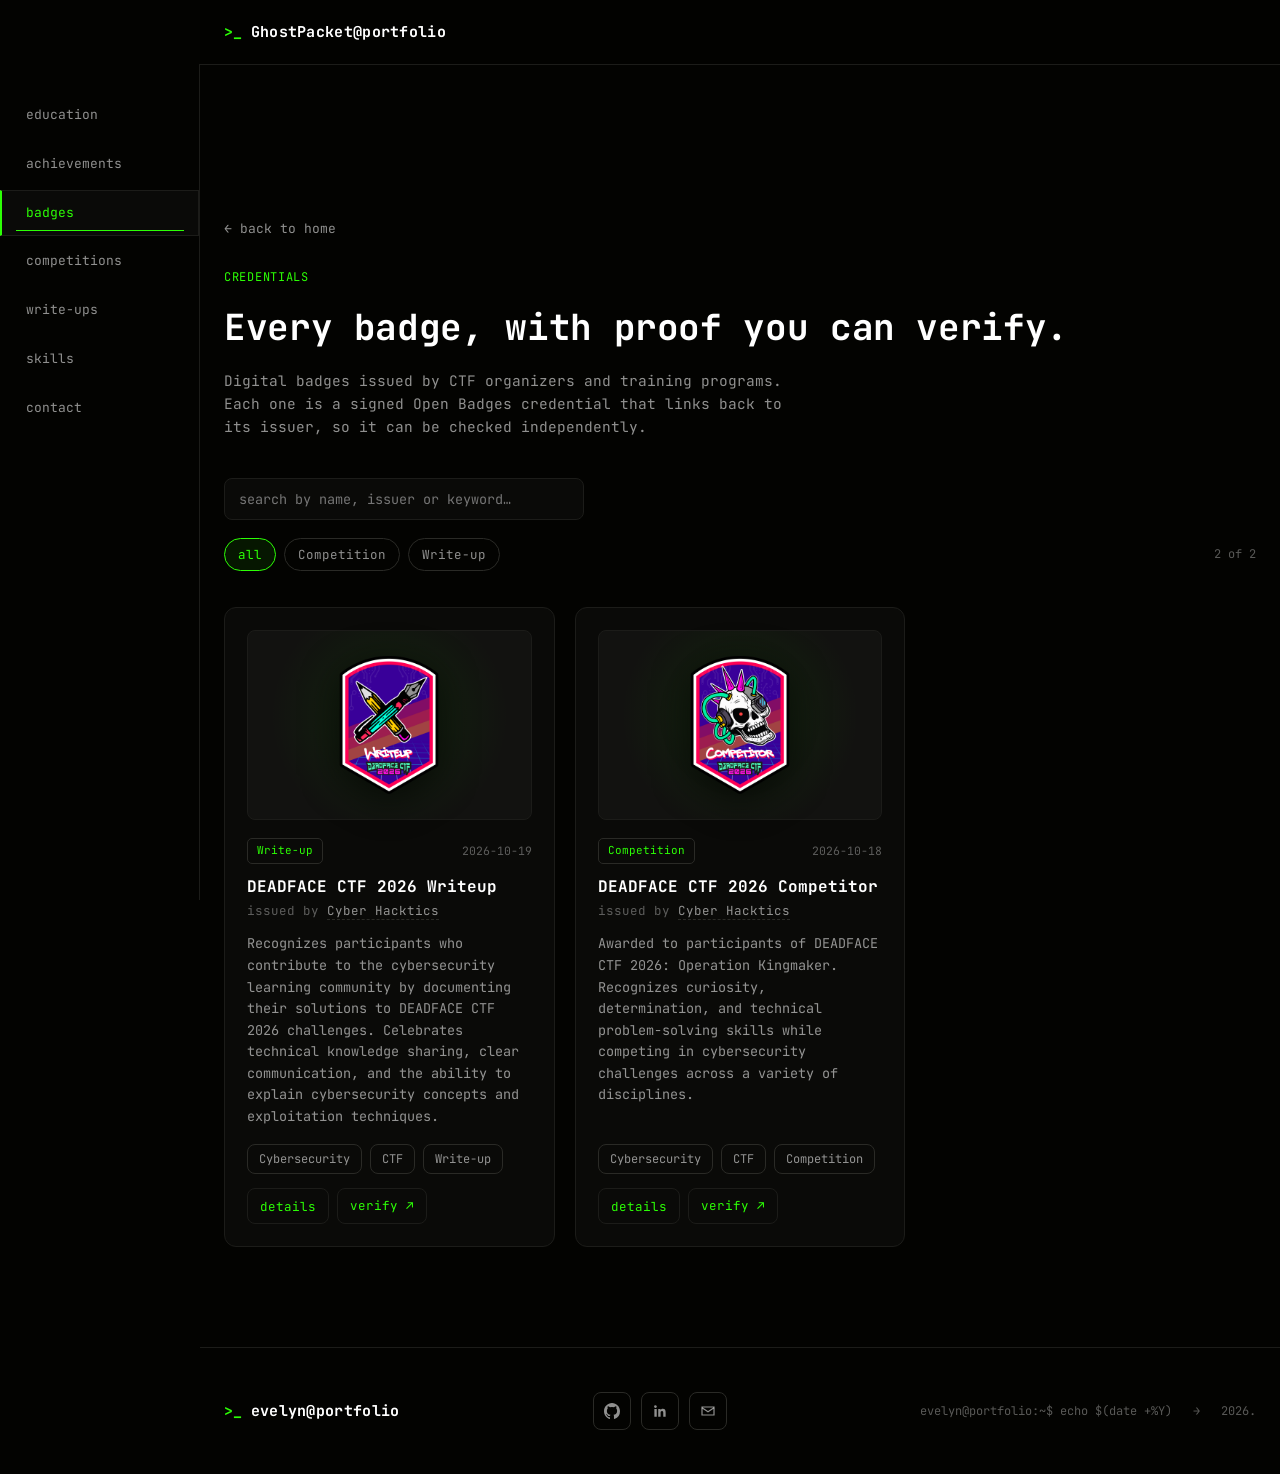
<file: badge.html>
<!DOCTYPE html>
<html lang="en">
<head>
<meta charset="UTF-8">
<meta name="viewport" content="width=device-width, initial-scale=1.0">
<title>Badges | GhostPacket@portfolio</title>
<meta name="description" content="Verifiable digital badges earned at CTFs and cybersecurity events.">
<link rel="preconnect" href="https://fonts.googleapis.com">
<link rel="preconnect" href="https://fonts.gstatic.com" crossorigin>
<link href="https://fonts.googleapis.com/css2?family=JetBrains+Mono:wght@400;500;600;700;800&display=swap" rel="stylesheet">
<link rel="stylesheet" href="css/style.css">
<style>
  /* ---- Badge-page-specific styles (not in style.css) ---- */
  .badges-hero { max-width: 1120px; margin: 0 auto; padding: 150px 24px 0; }
  .badges-back {
    display: inline-flex; align-items: center; gap: 6px;
    color: var(--muted); text-decoration: none; font-size: 13px; margin-bottom: 28px;
  }
  .badges-back:hover { color: var(--text); }

  .badges-controls {
    max-width: 1120px; margin: 40px auto 0; padding: 0 24px;
    display: flex; flex-direction: column; gap: 18px;
  }
  .badges-search input{
    width: 100%; max-width: 360px;
    background: var(--bg-raised); border: 1px solid var(--border);
    border-radius: var(--radius-sm); padding: 11px 14px; color: var(--text);
    font-family: inherit; font-size: 13.5px;
  }
  .badges-search input:focus{ border-color: var(--accent); outline: none; }
  .badges-filters{ display: flex; flex-wrap: wrap; gap: 8px; align-items: center; }
  .filter-pill{
    font-size: 12.5px; padding: 7px 13px; border-radius: 999px;
    border: 1px solid var(--border-hover); color: var(--muted);
    background: transparent; cursor: pointer; font-family: inherit;
    transition: border-color 180ms var(--ease), color 180ms var(--ease), background 180ms var(--ease);
  }
  .filter-pill:hover{ border-color: var(--accent); color: var(--text); }
  .filter-pill.active{ border-color: var(--accent); color: var(--accent); background: rgba(44,255,5,0.08); }
  .filter-count{ font-size: 12px; color: var(--muted-dim); margin-left: auto; }

  .badges-grid-wrap{ max-width: 1120px; margin: 0 auto; padding: 36px 24px 100px; }
  .badges-empty{ color: var(--muted); font-size: 14px; padding: 40px 0; text-align: center; }

  /* ---- details dialog ---- */
  .badge-dialog{
    width: min(760px, calc(100% - 32px));
    max-height: calc(100vh - 48px);
    margin: auto; padding: 0; overflow: auto;
    background: var(--bg-raised); color: var(--text);
    border: 1px solid var(--border-hover); border-radius: var(--radius-lg);
  }
  .badge-dialog::backdrop{ background: rgba(0,0,0,0.74); backdrop-filter: blur(3px); }
  .badge-dialog-bar{
    display: flex; align-items: center; justify-content: space-between;
    padding: 12px 16px; border-bottom: 1px solid var(--border);
    background: var(--terminal-bg); font-size: 12px; color: var(--muted-dim);
  }
  .badge-dialog-close{
    background: transparent; border: 1px solid var(--border-hover); color: var(--muted);
    border-radius: var(--radius-sm); padding: 5px 11px; cursor: pointer;
    font-family: inherit; font-size: 12px;
    transition: border-color 180ms var(--ease), color 180ms var(--ease);
  }
  .badge-dialog-close:hover{ border-color: var(--accent); color: var(--accent); }
  .badge-dialog-body{
    display: grid; grid-template-columns: 210px 1fr; gap: 28px; padding: 26px;
  }
  .badge-dialog-body .badge-art{ height: 250px; margin-bottom: 0; }
  .badge-dialog-body .badge-art img{ height: 200px; }
  .badge-dialog h2{ font-size: 20px; line-height: 1.3; margin-bottom: 6px; }
  .badge-dialog .lead{ color: var(--muted); font-size: 13.5px; margin-bottom: 20px; }
  .badge-meta{
    display: grid; grid-template-columns: 110px 1fr; gap: 8px 14px;
    font-size: 13px; margin-bottom: 20px;
  }
  .badge-meta dt{ color: var(--muted-dim); }
  .badge-meta dd{ color: var(--text); min-width: 0; overflow-wrap: anywhere; }
  .badge-meta a{ color: var(--accent); text-decoration: none; }
  .badge-meta a:hover{ text-decoration: underline; }
  .badge-criteria{
    border-left: 2px solid var(--accent); padding: 4px 0 4px 14px;
    margin-bottom: 22px;
  }
  .badge-criteria h4{
    font-size: 11.5px; letter-spacing: 0.12em; text-transform: uppercase;
    color: var(--accent); margin-bottom: 6px; font-weight: 600;
  }
  .badge-criteria p{ color: var(--muted); font-size: 13.5px; }

  @media (max-width: 640px){
    .badges-hero{ padding-top: 120px; }
    .badge-dialog-body{ grid-template-columns: 1fr; gap: 20px; padding: 20px; }
    .badge-dialog-body .badge-art{ height: 200px; }
    .badge-dialog-body .badge-art img{ height: 160px; }
    .badge-meta{ grid-template-columns: 90px 1fr; }
  }
</style>
</head>
<body data-page="badges">

<header class="site-header">
  <div class="container header-inner">
    <a href="index.html#hero" class="logo" aria-label="eve portfolio home">
      <span class="prompt">&gt;_</span> GhostPacket@portfolio
    </a>
    <div class="nav-cta">
      <button class="nav-toggle" id="nav-toggle" aria-label="Toggle menu" aria-expanded="false" aria-controls="mobile-menu">
        <span></span>
      </button>
    </div>
  </div>
  <div class="mobile-menu" id="mobile-menu">
    <a href="index.html#education" class="nav-link">education</a>
    <a href="index.html#achievements" class="nav-link">achievements</a>
    <a href="index.html#badges" class="nav-link">badges</a>
    <a href="index.html#competitions" class="nav-link">competitions</a>
    <a href="index.html#writeups" class="nav-link">write-ups</a>
    <a href="index.html#skills" class="nav-link">skills</a>
    <a href="index.html#contact" class="nav-link">contact</a>
</div>
</header>

<aside class="side-nav" aria-label="Primary">
  <nav class="side-nav-list">
    <a href="index.html#education" class="nav-link" data-section="education">education</a>
    <a href="index.html#achievements" class="nav-link" data-section="achievements">achievements</a>
    <a href="index.html#badges" class="nav-link" data-section="badges">badges</a>
    <a href="index.html#competitions" class="nav-link" data-section="competitions">competitions</a>
    <a href="index.html#writeups" class="nav-link" data-section="writeups">write-ups</a>
    <a href="index.html#skills" class="nav-link" data-section="skills">skills</a>
    <a href="index.html#contact" class="nav-link" data-section="contact">contact</a>
  </nav>
</aside>

<main id="main">
  <div class="badges-hero">
    <a href="index.html#badges" class="badges-back">&larr; back to home</a>
    <div class="post-eyebrow" style="font-size:12px;letter-spacing:0.06em;text-transform:uppercase;color:var(--accent);margin-bottom:12px;">Credentials</div>
    <h1 class="section-title">Every badge, with proof you can verify.</h1>
    <p class="section-desc">Digital badges issued by CTF organizers and training programs. Each one is a signed Open Badges credential that links back to its issuer, so it can be checked independently.</p>
  </div>

  <div class="badges-controls">
    <div class="badges-search">
      <input id="badges-search" type="text" placeholder="search by name, issuer or keyword&hellip;" autocomplete="off" aria-label="Search badges">
    </div>
    <div class="badges-filters" id="badges-filters">
      <!-- category pills injected by script -->
    </div>
  </div>

  <div class="badges-grid-wrap">
    <div class="badges-grid" id="all-badges-grid">
      <!-- Rendered by inline script below from js/badges_data.js -->
    </div>
    <div class="badges-empty" id="badges-empty" style="display:none;">No badges match that search/filter.</div>
  </div>
</main>

<dialog class="badge-dialog" id="badge-dialog" aria-labelledby="badge-dialog-title">
  <div class="badge-dialog-bar">
    <span>~/badges/<span id="badge-dialog-key"></span></span>
    <button type="button" class="badge-dialog-close" id="badge-dialog-close">close &times;</button>
  </div>
  <div class="badge-dialog-body" id="badge-dialog-body"></div>
</dialog>

<footer>
  <div class="container footer-inner">
    <div class="logo"><span class="prompt">&gt;_</span> evelyn@portfolio</div>
    <div class="footer-links">
      <a href="https://github.com/Gh0stP4cket" class="footer-link" aria-label="GitHub">
        <svg width="16" height="16" viewBox="0 0 24 24" fill="currentColor"><path d="M12 0C5.37 0 0 5.5 0 12.3c0 5.44 3.44 10.05 8.2 11.68.6.11.82-.27.82-.6 0-.29-.01-1.07-.02-2.1-3.34.75-4.04-1.65-4.04-1.65-.55-1.43-1.34-1.81-1.34-1.81-1.09-.77.08-.76.08-.76 1.2.09 1.84 1.26 1.84 1.26 1.07 1.87 2.81 1.33 3.5 1.02.11-.79.42-1.33.76-1.64-2.67-.31-5.47-1.37-5.47-6.09 0-1.35.47-2.44 1.24-3.31-.12-.31-.54-1.56.12-3.26 0 0 1.01-.33 3.3 1.26a11.2 11.2 0 0 1 6 0c2.29-1.59 3.3-1.26 3.3-1.26.66 1.7.24 2.95.12 3.26.77.87 1.24 1.96 1.24 3.31 0 4.73-2.81 5.77-5.49 6.08.43.38.81 1.12.81 2.27 0 1.64-.02 2.96-.02 3.36 0 .33.22.72.83.6A12.32 12.32 0 0 0 24 12.3C24 5.5 18.63 0 12 0Z"/></svg>
      </a>
      <a href="https://linkedin.com/in/evelynbt" class="footer-link" aria-label="LinkedIn">
        <svg width="16" height="16" viewBox="0 0 24 24" fill="currentColor"><path d="M20.45 20.45h-3.56v-5.57c0-1.33-.02-3.04-1.85-3.04-1.86 0-2.14 1.45-2.14 2.94v5.67H9.34V9h3.42v1.56h.05c.48-.9 1.64-1.85 3.37-1.85 3.6 0 4.27 2.37 4.27 5.46v6.28ZM5.34 7.43a2.07 2.07 0 1 1 0-4.13 2.07 2.07 0 0 1 0 4.13ZM7.12 20.45H3.56V9h3.56v11.45Z"/></svg>
      </a>
      <a href="mailto:asyncbyevelyn@gmail.com" class="footer-link" aria-label="Email">
        <svg width="16" height="16" viewBox="0 0 24 24" fill="none" stroke="currentColor" stroke-width="1.8"><path d="M3 6h18v12H3z"/><path d="m3 7 9 6 9-6"/></svg>
      </a>
    </div>
    <div class="footer-copy">evelyn@portfolio:~$ echo $(date +%Y) &nbsp; → &nbsp; 2026.</div>
  </div>
</footer>

<script src="js/badges_data.js"></script>
<script src="js/script.js"></script>
<script>
  (function(){
    const items = window.badges || {};
    const order = (window.badgeOrder || Object.keys(items))
      .slice()
      .sort((a, b) => (Date.parse(items[b].date) || 0) - (Date.parse(items[a].date) || 0));

    const grid = document.getElementById('all-badges-grid');
    const emptyMsg = document.getElementById('badges-empty');
    const filtersEl = document.getElementById('badges-filters');
    const searchInput = document.getElementById('badges-search');
    const dialog = document.getElementById('badge-dialog');
    const dialogBody = document.getElementById('badge-dialog-body');
    const dialogKey = document.getElementById('badge-dialog-key');

    const allCategories = [...new Set(order.map(k => items[k].category).filter(Boolean))].sort();
    let activeCategories = new Set();
    let searchTerm = '';

    function matches(key){
      const b = items[key];
      const inCategory = activeCategories.size === 0 || activeCategories.has(b.category);
      const haystack = (b.name + ' ' + b.issuer + ' ' + (b.description || '') + ' ' + (b.tags || []).join(' ')).toLowerCase();
      return inCategory && (!searchTerm || haystack.includes(searchTerm));
    }

    function render(){
      const visible = order.filter(matches);
      grid.innerHTML = visible.map(key => window.badgeCardHTML(key, { detailsButton: true })).join('');
      emptyMsg.style.display = visible.length ? 'none' : 'block';
    }

    function updatePillStates(){
      filtersEl.querySelectorAll('.filter-pill').forEach(btn => {
        const cat = btn.dataset.cat;
        const active = cat === '__all' ? activeCategories.size === 0 : activeCategories.has(cat);
        btn.classList.toggle('active', active);
      });
      const count = document.getElementById('filter-count');
      if(count) count.textContent = order.filter(matches).length + ' of ' + order.length;
    }

    function renderFilters(){
      filtersEl.innerHTML =
        '<button type="button" class="filter-pill" data-cat="__all">all</button>' +
        allCategories.map(c => '<button type="button" class="filter-pill" data-cat="' + c + '">' + c + '</button>').join('') +
        '<span class="filter-count" id="filter-count"></span>';
      filtersEl.querySelectorAll('.filter-pill').forEach(btn => {
        btn.addEventListener('click', () => {
          const cat = btn.dataset.cat;
          if(cat === '__all') activeCategories.clear();
          else if(activeCategories.has(cat)) activeCategories.delete(cat);
          else activeCategories.add(cat);
          updatePillStates();
          render();
        });
      });
      updatePillStates();
    }

    searchInput.addEventListener('input', e => {
      searchTerm = e.target.value.trim().toLowerCase();
      updatePillStates();
      render();
    });

    // ---------- details dialog ----------
    function dialogHTML(key){
      const b = items[key];
      const issuer = b.issuerUrl
        ? '<a href="' + b.issuerUrl + '" target="_blank" rel="noopener noreferrer">' + b.issuer + '</a>'
        : b.issuer;
      const rows = [
        ['issued by', issuer],
        ['issued on', b.date],
        ['category', b.category],
        ['format', 'Open Badges 3.0 &middot; verifiable credential']
      ];
      if(b.verify) rows.push(['verify', '<a href="' + b.verify + '" target="_blank" rel="noopener noreferrer">check on CredForge &nearr;</a>']);
      if(b.evidence) rows.push(['evidence', '<a href="' + b.evidence + '" target="_blank" rel="noopener noreferrer">view the work &nearr;</a>']);

      const tags = (b.tags || []).map(t => '<span class="tag">' + t + '</span>').join('');
      const links = [
        b.certificate ? '<a href="' + b.certificate + '" target="_blank" rel="noopener" class="achievement-link">certificate</a>' : '',
        b.json ? '<a href="' + b.json + '" download class="achievement-link">credential .json</a>' : ''
      ].join('');

      return '' +
        '<div class="badge-art"><img src="' + b.image + '" alt="' + b.name + ' badge"></div>' +
        '<div>' +
          '<h2 id="badge-dialog-title">' + b.name + '</h2>' +
          '<p class="lead">' + (b.description || '') + '</p>' +
          '<div class="badge-criteria"><h4>how it was earned</h4><p>' + (b.criteria || '') + '</p></div>' +
          '<dl class="badge-meta">' + rows.map(r => '<dt>' + r[0] + '</dt><dd>' + r[1] + '</dd>').join('') + '</dl>' +
          '<div class="achievement-tag-row">' + tags + '</div>' +
          '<div class="badge-links">' + links + '</div>' +
        '</div>';
    }

    function openBadge(key){
      if(!items[key]) return;
      dialogBody.innerHTML = dialogHTML(key);
      dialogKey.textContent = key;
      if(!dialog.open) dialog.showModal();
      history.replaceState(null, '', '#' + key);
    }

    grid.addEventListener('click', e => {
      const btn = e.target.closest('[data-badge]');
      if(btn) openBadge(btn.dataset.badge);
    });

    document.getElementById('badge-dialog-close').addEventListener('click', () => dialog.close());
    dialog.addEventListener('click', e => { if(e.target === dialog) dialog.close(); }); // backdrop click
    dialog.addEventListener('close', () => history.replaceState(null, '', location.pathname + location.search));

    // deep link from the homepage: badge.html#<key>
    function openFromHash(){
      const key = decodeURIComponent(location.hash.slice(1));
      if(key && items[key]) openBadge(key);
    }

    renderFilters();
    render();
    openFromHash();
    window.addEventListener('hashchange', openFromHash);
  })();
</script>

</body>
</html>
</file>
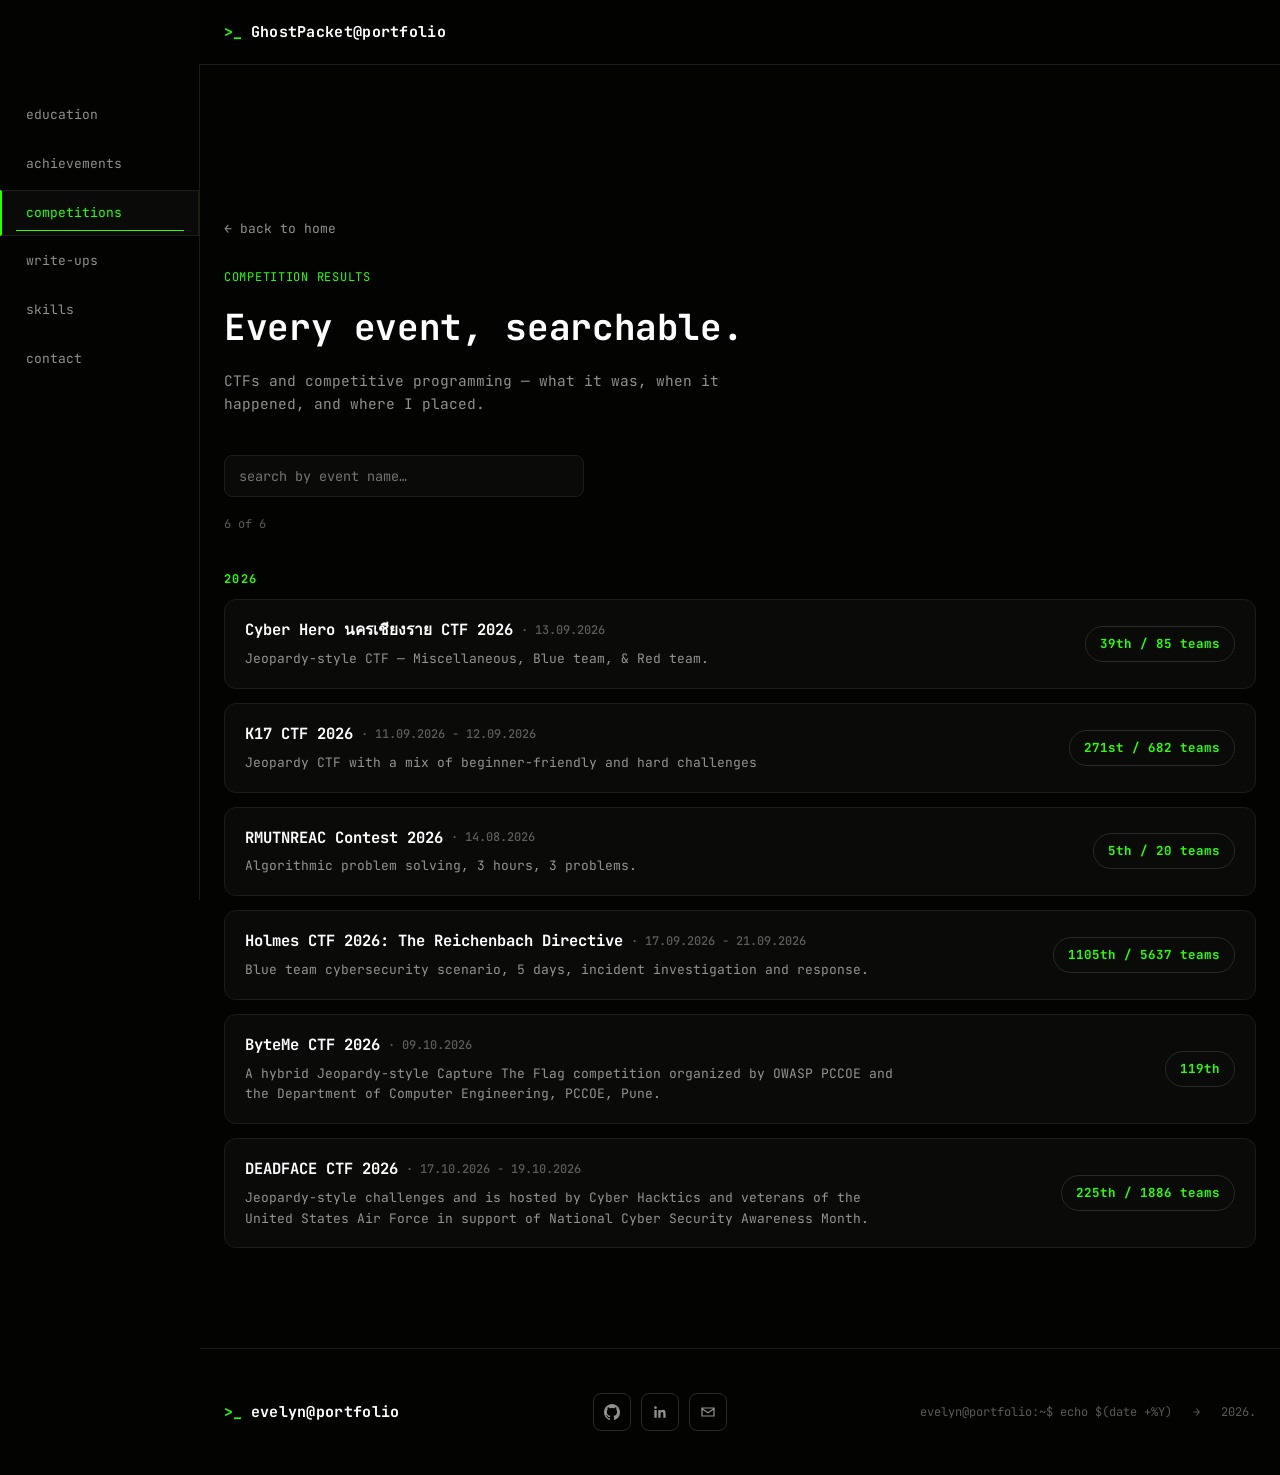
<file: competitions.html>
<!DOCTYPE html>
<html lang="en">
<head>
<meta charset="UTF-8">
<meta name="viewport" content="width=device-width, initial-scale=1.0">
<title>GhostPacket@portfolio</title>
<meta name="description" content="CTF and competitive programming results — searchable list.">
<link rel="preconnect" href="https://fonts.googleapis.com">
<link rel="preconnect" href="https://fonts.gstatic.com" crossorigin>
<link href="https://fonts.googleapis.com/css2?family=JetBrains+Mono:wght@400;500;600;700;800&display=swap" rel="stylesheet">
<link rel="stylesheet" href="css/style.css">
<style>
  /* ---- Competitions-index-specific styles (not in style.css) ---- */
  .blog-hero { max-width: 1120px; margin: 0 auto; padding: 150px 24px 0; }
  .blog-back {
    display: inline-flex; align-items: center; gap: 6px;
    color: var(--muted); text-decoration: none; font-size: 13px; margin-bottom: 28px;
  }
  .blog-back:hover { color: var(--text); }

  .blog-controls {
    max-width: 1120px; margin: 40px auto 0; padding: 0 24px;
    display: flex; flex-direction: column; gap: 18px;
  }
  .blog-search input{
    width: 100%; max-width: 360px;
    background: var(--bg-raised); border: 1px solid var(--border);
    border-radius: var(--radius-sm); padding: 11px 14px; color: var(--text);
    font-family: inherit; font-size: 13.5px;
  }
  .blog-search input:focus{ border-color: var(--accent); outline: none; }

  .blog-list-wrap{ max-width: 1120px; margin: 0 auto; padding: 36px 24px 100px; }
  .blog-empty{ color: var(--muted); font-size: 14px; padding: 40px 0; text-align: center; }
  .filter-count{ font-size: 12px; color: var(--muted-dim); }
</style>
</head>
<body data-page="competitions">

<header class="site-header">
  <div class="container header-inner">
    <a href="index.html#hero" class="logo" aria-label="eve portfolio home">
      <span class="prompt">&gt;_</span> GhostPacket@portfolio
    </a>
    <aside class="side-nav" aria-label="Primary">
      <nav class="side-nav-list">
        <a href="index.html#education" class="nav-link" data-section="education">education</a>
        <a href="index.html#achievements" class="nav-link" data-section="achievements">achievements</a>
        <a href="index.html#competitions" class="nav-link" data-section="competitions">competitions</a>
        <a href="index.html#writeups" class="nav-link" data-section="writeups">write-ups</a>
        <a href="index.html#skills" class="nav-link" data-section="skills">skills</a>
        <a href="index.html#contact" class="nav-link" data-section="contact">contact</a>
      </nav>
    </aside>
    <div class="nav-cta">
      <button class="nav-toggle" id="nav-toggle" aria-label="Toggle menu" aria-expanded="false" aria-controls="mobile-menu">
        <span></span>
      </button>
    </div>
  </div>
  <div class="mobile-menu" id="mobile-menu">
    <a href="index.html#education" class="nav-link">education</a>
    <a href="index.html#achievements" class="nav-link">achievements</a>
    <a href="index.html#competitions" class="nav-link">competitions</a>
    <a href="index.html#writeups" class="nav-link">write-ups</a>
    <a href="index.html#skills" class="nav-link">skills</a>
    <a href="index.html#contact" class="nav-link">contact</a>
  </div>
</header>

<main id="main">
  <div class="blog-hero">
    <a href="index.html#competitions" class="blog-back">&larr; back to home</a>
    <div class="post-eyebrow" style="font-size:12px;letter-spacing:0.06em;text-transform:uppercase;color:var(--accent);margin-bottom:12px;">Competition Results</div>
    <h1 class="section-title">Every event, searchable.</h1>
    <p class="section-desc">CTFs and competitive programming — what it was, when it happened, and where I placed.</p>
  </div>

  <div class="blog-controls">
    <div class="blog-search">
      <input id="competition-search" type="text" placeholder="search by event name&hellip;" autocomplete="off">
    </div>
    <span class="filter-count" id="filter-count"></span>
  </div>

  <div class="blog-list-wrap">
    <div id="all-competition-list">
      <!-- Rendered by inline script below from js/competitions_data.js -->
    </div>
    <div class="blog-empty" id="competition-empty" style="display:none;">No competitions match that search.</div>
  </div>
</main>

<footer>
  <div class="container footer-inner">
    <div class="logo"><span class="prompt">&gt;_</span> evelyn@portfolio</div>
    <div class="footer-links">
      <a href="https://github.com/Gh0stP4cket" class="footer-link" aria-label="GitHub">
        <svg width="16" height="16" viewBox="0 0 24 24" fill="currentColor"><path d="M12 0C5.37 0 0 5.5 0 12.3c0 5.44 3.44 10.05 8.2 11.68.6.11.82-.27.82-.6 0-.29-.01-1.07-.02-2.1-3.34.75-4.04-1.65-4.04-1.65-.55-1.43-1.34-1.81-1.34-1.81-1.09-.77.08-.76.08-.76 1.2.09 1.84 1.26 1.84 1.26 1.07 1.87 2.81 1.33 3.5 1.02.11-.79.42-1.33.76-1.64-2.67-.31-5.47-1.37-5.47-6.09 0-1.35.47-2.44 1.24-3.31-.12-.31-.54-1.56.12-3.26 0 0 1.01-.33 3.3 1.26a11.2 11.2 0 0 1 6 0c2.29-1.59 3.3-1.26 3.3-1.26.66 1.7.24 2.95.12 3.26.77.87 1.24 1.96 1.24 3.31 0 4.73-2.81 5.77-5.49 6.08.43.38.81 1.12.81 2.27 0 1.64-.02 2.96-.02 3.36 0 .33.22.72.83.6A12.32 12.32 0 0 0 24 12.3C24 5.5 18.63 0 12 0Z"/></svg>
      </a>
      <a href="https://linkedin.com/in/evelynbt" class="footer-link" aria-label="LinkedIn">
        <svg width="16" height="16" viewBox="0 0 24 24" fill="currentColor"><path d="M20.45 20.45h-3.56v-5.57c0-1.33-.02-3.04-1.85-3.04-1.86 0-2.14 1.45-2.14 2.94v5.67H9.34V9h3.42v1.56h.05c.48-.9 1.64-1.85 3.37-1.85 3.6 0 4.27 2.37 4.27 5.46v6.28ZM5.34 7.43a2.07 2.07 0 1 1 0-4.13 2.07 2.07 0 0 1 0 4.13ZM7.12 20.45H3.56V9h3.56v11.45Z"/></svg>
      </a>
      <a href="mailto:asyncbyevelyn@gmail.com" class="footer-link" aria-label="Email">
        <svg width="16" height="16" viewBox="0 0 24 24" fill="none" stroke="currentColor" stroke-width="1.8"><path d="M3 6h18v12H3z"/><path d="m3 7 9 6 9-6"/></svg>
      </a>
    </div>
    <div class="footer-copy">evelyn@portfolio:~$ echo $(date +%Y) &nbsp; → &nbsp; 2026.</div>
  </div>
</footer>

<script src="js/competitions_data.js"></script>
<script src="js/script.js"></script>
<script>
  (function(){
    const items = window.competitions || [];

    const listEl = document.getElementById('all-competition-list');
    const emptyMsg = document.getElementById('competition-empty');
    const searchInput = document.getElementById('competition-search');
    const countEl = document.getElementById('filter-count');
    let searchTerm = '';

    function itemHTML(c){
      return `
        <div class="competition-item">
          <div class="competition-main">
            <div class="competition-event">${c.event}${c.date ? ` <span class="competition-date">&middot; ${c.date}</span>` : ''}</div>
            <div class="competition-desc">${c.description}</div>
          </div>
          <span class="competition-position">${c.position}</span>
        </div>`;
    }

    function yearOf(c){
      const m = (c.date || '').match(/\d{4}/);
      return m ? m[0] : 'Undated';
    }

    function matches(c){
      if(!searchTerm) return true;
      const haystack = (c.event + ' ' + (c.description || '') + ' ' + (c.position || '')).toLowerCase();
      return haystack.includes(searchTerm);
    }

    function render(){
      const visible = items.filter(matches);

      // Group by year, newest first ('Undated' sinks to the bottom).
      const years = [...new Set(visible.map(yearOf))].sort((a, b) => {
        if(a === 'Undated') return 1;
        if(b === 'Undated') return -1;
        return b.localeCompare(a);
      });

      listEl.innerHTML = years.map(year => `
        <div class="competition-year">${year}</div>
        <div class="competition-list">
          ${visible.filter(c => yearOf(c) === year).map(itemHTML).join('')}
        </div>
      `).join('');

      emptyMsg.style.display = visible.length ? 'none' : 'block';
      countEl.textContent = `${visible.length} of ${items.length}`;
    }

    searchInput.addEventListener('input', (e) => {
      searchTerm = e.target.value.trim().toLowerCase();
      render();
    });

    render();
  })();
</script>

</body>
</html>
</file>
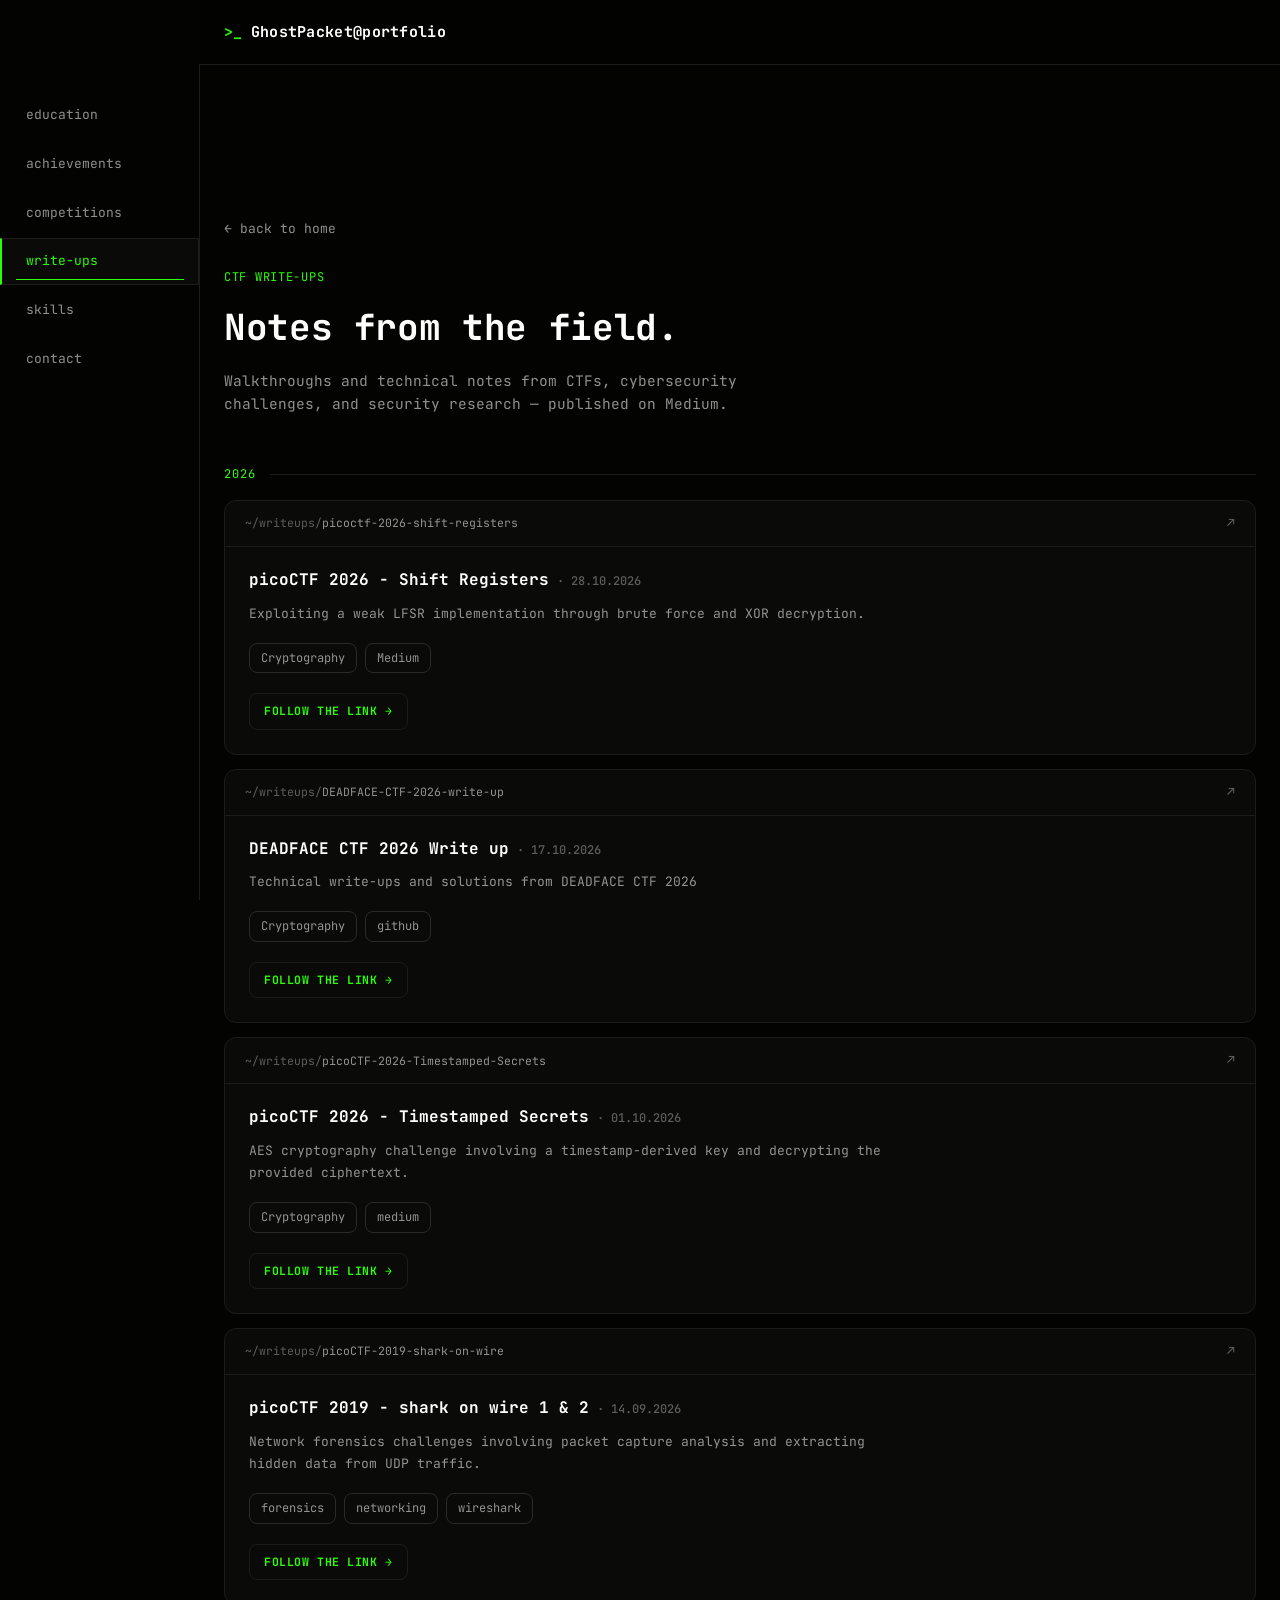
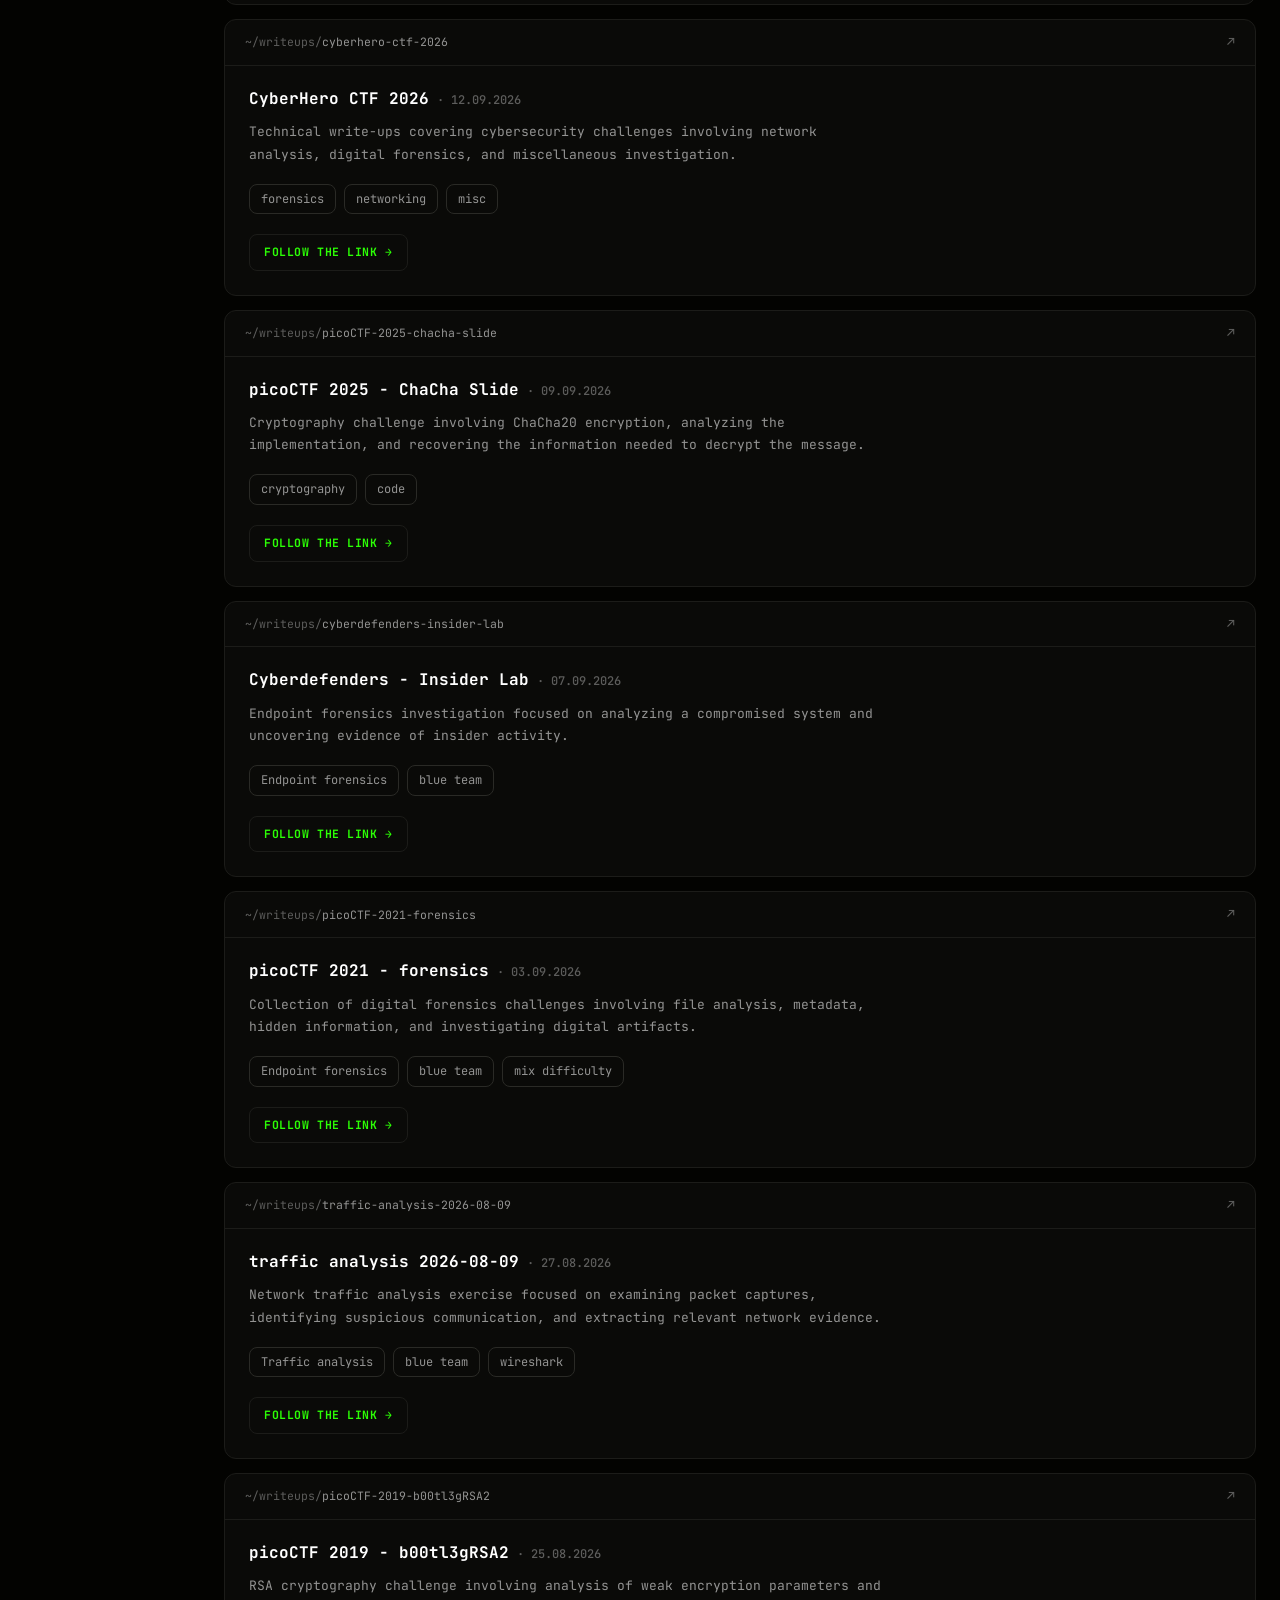
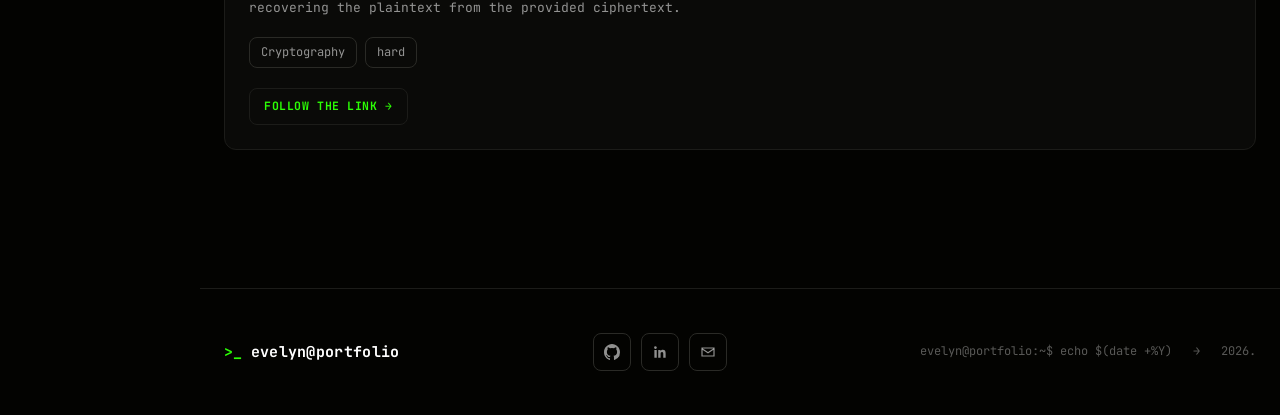
<file: writeups.html>
<!DOCTYPE html>
<html lang="en">
<head>
<meta charset="UTF-8">
<meta name="viewport" content="width=device-width, initial-scale=1.0">
<title>GhostPacket@portfolio</title>
<meta name="description" content="CTF write-ups and cybersecurity walkthroughs, published on Medium.">
<link rel="preconnect" href="https://fonts.googleapis.com">
<link rel="preconnect" href="https://fonts.gstatic.com" crossorigin>
<link href="https://fonts.googleapis.com/css2?family=JetBrains+Mono:wght@400;500;600;700;800&display=swap" rel="stylesheet">
<link rel="stylesheet" href="css/style.css">
<style>
  /* ---- Write-ups-index-specific styles (not in style.css) ---- */
  .writeup-hero { max-width: 1120px; margin: 0 auto; padding: 150px 24px 0; }
  .writeup-back {
    display: inline-flex; align-items: center; gap: 6px;
    color: var(--muted); text-decoration: none; font-size: 13px; margin-bottom: 28px;
  }
  .writeup-back:hover { color: var(--text); }

  .writeup-list-wrap{ max-width: 1120px; margin: 0 auto; padding: 50px 24px 100px; }

  .writeup-year{
    display: flex; align-items: center; gap: 14px;
    color: var(--accent); font-size: 12px; letter-spacing: 0.08em;
    text-transform: uppercase; margin: 0 0 16px;
  }
  .writeup-year::after{ content: ""; flex: 1; height: 1px; background: var(--border); }
  .writeup-year:not(:first-child){ margin-top: 10px; }

  .writeup-list{ display: flex; flex-direction: column; gap: 14px; margin-bottom: 38px; }

  .writeup-card{
    display: block; padding: 0; overflow: hidden;
    background: var(--bg-raised); border: 1px solid var(--border); border-radius: var(--radius-lg);
    text-decoration: none; color: inherit;
    transition: border-color 200ms var(--ease), transform 200ms var(--ease), box-shadow 200ms var(--ease);
  }
  .writeup-card:hover{
    border-color: var(--accent);
    transform: translateY(-3px);
    box-shadow: 0 18px 34px -24px rgba(44,255,5,0.28);
  }

  .writeup-card-head{
    display: flex; align-items: center; justify-content: space-between; gap: 10px;
    padding: 12px 20px;
    border-bottom: 1px solid var(--border);
    font-size: 11.5px; color: var(--muted-dim);
  }
  .writeup-path::before{ content: "~/writeups/"; color: var(--muted-dim); }
  .writeup-path{ color: var(--muted); }
  .writeup-arrow{ font-size: 13px; color: var(--muted-dim); transition: color 200ms var(--ease), transform 200ms var(--ease); }
  .writeup-card:hover .writeup-arrow{ color: var(--accent); transform: translate(2px, -2px); }

  .writeup-card-body{ padding: 20px 24px 24px; }

  .writeup-top{ display: flex; align-items: baseline; flex-wrap: wrap; gap: 8px; margin-bottom: 10px; }
  .writeup-event{ font-size: 16px; font-weight: 700; }
  .writeup-date{ font-size: 12px; font-weight: 500; color: var(--muted-dim); }

  .writeup-desc{ color: var(--muted); font-size: 13px; line-height: 1.7; max-width: 640px; margin-bottom: 18px; }

  .writeup-tags{ display: flex; flex-wrap: wrap; gap: 8px; margin-bottom: 20px; }

  .writeup-medium{
    display: inline-flex; align-items: center; gap: 6px;
    font-size: 11.5px; font-weight: 700; letter-spacing: 0.05em; text-transform: uppercase;
    color: var(--accent);
    border: 1px solid var(--border); border-radius: var(--radius-sm);
    padding: 8px 14px;
    transition: border-color 200ms var(--ease), background 200ms var(--ease);
  }
  .writeup-card:hover .writeup-medium{ border-color: var(--accent); background: rgba(44,255,5,0.06); }

  @media (max-width: 700px){
    .writeup-hero{ padding-top: 120px; }
    .writeup-card-head{ padding: 10px 16px; }
    .writeup-card-body{ padding: 18px 18px 20px; }
  }
</style>
</head>
<body data-page="writeups">

<header class="site-header">
  <div class="container header-inner">
    <a href="index.html#hero" class="logo" aria-label="eve portfolio home">
      <span class="prompt">&gt;_</span> GhostPacket@portfolio
    </a>
    <aside class="side-nav" aria-label="Primary">
      <nav class="side-nav-list">
        <a href="index.html#education" class="nav-link" data-section="education">education</a>
        <a href="index.html#achievements" class="nav-link" data-section="achievements">achievements</a>
        <a href="index.html#competitions" class="nav-link" data-section="competitions">competitions</a>
        <a href="index.html#writeups" class="nav-link" data-section="writeups">write-ups</a>
        <a href="index.html#skills" class="nav-link" data-section="skills">skills</a>
        <a href="index.html#contact" class="nav-link" data-section="contact">contact</a>
      </nav>
    </aside>
    <div class="nav-cta">
      <button class="nav-toggle" id="nav-toggle" aria-label="Toggle menu" aria-expanded="false" aria-controls="mobile-menu">
        <span></span>
      </button>
    </div>
  </div>
  <div class="mobile-menu" id="mobile-menu">
    <a href="index.html#education" class="nav-link">education</a>
    <a href="index.html#achievements" class="nav-link">achievements</a>
    <a href="index.html#competitions" class="nav-link">competitions</a>
    <a href="index.html#writeups" class="nav-link">write-ups</a>
    <a href="index.html#skills" class="nav-link">skills</a>
    <a href="index.html#contact" class="nav-link">contact</a>
  </div>
</header>

<main id="main">
  <div class="writeup-hero">
    <a href="index.html#writeups" class="writeup-back">&larr; back to home</a>
    <div class="post-eyebrow" style="font-size:12px;letter-spacing:0.06em;text-transform:uppercase;color:var(--accent);margin-bottom:12px;">CTF Write-ups</div>
    <h1 class="section-title">Notes from the field.</h1>
    <p class="section-desc">Walkthroughs and technical notes from CTFs, cybersecurity challenges, and security research — published on Medium.</p>
  </div>

  <div class="writeup-list-wrap">

    <div id="writeups-container">
      <!-- Write-ups are rendered from js/writeups_data.js -->
    </div>

  </div>
</main>

<footer>
  <div class="container footer-inner">
    <div class="logo"><span class="prompt">&gt;_</span> evelyn@portfolio</div>
    <div class="footer-links">
      <a href="https://github.com/Gh0stP4cket" class="footer-link" aria-label="GitHub">
        <svg width="16" height="16" viewBox="0 0 24 24" fill="currentColor"><path d="M12 0C5.37 0 0 5.5 0 12.3c0 5.44 3.44 10.05 8.2 11.68.6.11.82-.27.82-.6 0-.29-.01-1.07-.02-2.1-3.34.75-4.04-1.65-4.04-1.65-.55-1.43-1.34-1.81-1.34-1.81-1.09-.77.08-.76.08-.76 1.2.09 1.84 1.26 1.84 1.26 1.07 1.87 2.81 1.33 3.5 1.02.11-.79.42-1.33.76-1.64-2.67-.31-5.47-1.37-5.47-6.09 0-1.35.47-2.44 1.24-3.31-.12-.31-.54-1.56.12-3.26 0 0 1.01-.33 3.3 1.26a11.2 11.2 0 0 1 6 0c2.29-1.59 3.3-1.26 3.3-1.26.66 1.7.24 2.95.12 3.26.77.87 1.24 1.96 1.24 3.31 0 4.73-2.81 5.77-5.49 6.08.43.38.81 1.12.81 2.27 0 1.64-.02 2.96-.02 3.36 0 .33.22.72.83.6A12.32 12.32 0 0 0 24 12.3C24 5.5 18.63 0 12 0Z"/></svg>
      </a>
      <a href="https://linkedin.com/in/evelynbt" class="footer-link" aria-label="LinkedIn">
        <svg width="16" height="16" viewBox="0 0 24 24" fill="currentColor"><path d="M20.45 20.45h-3.56v-5.57c0-1.33-.02-3.04-1.85-3.04-1.86 0-2.14 1.45-2.14 2.94v5.67H9.34V9h3.42v1.56h.05c.48-.9 1.64-1.85 3.37-1.85 3.6 0 4.27 2.37 4.27 5.46v6.28ZM5.34 7.43a2.07 2.07 0 1 1 0-4.13 2.07 2.07 0 0 1 0 4.13ZM7.12 20.45H3.56V9h3.56v11.45Z"/></svg>
      </a>
      <a href="mailto:asyncbyevelyn@gmail.com" class="footer-link" aria-label="Email">
        <svg width="16" height="16" viewBox="0 0 24 24" fill="none" stroke="currentColor" stroke-width="1.8"><path d="M3 6h18v12H3z"/><path d="m3 7 9 6 9-6"/></svg>
      </a>
    </div>
    <div class="footer-copy">evelyn@portfolio:~$ echo $(date +%Y) &nbsp; → &nbsp; 2026.</div>
  </div>
</footer>

<script src="js/writeup_data.js"></script>
<script src="js/script.js"></script>

</body>
</html>
</file>
<file: css/style.css>
:root {
  --bg: #030301;
  --bg-raised: #0a0a08;
  --accent: #2CFF05;
  --text: #ffffff;
  --border: #1c1c19;
  --border-hover: #2a2a26;
  --muted: rgba(255,255,255,0.56);
  --muted-dim: rgba(255,255,255,0.34);
  --header-bg: rgba(3,3,1,0.88);
  --terminal-bg: #060605;
  --surface-tint: rgba(255,255,255,0.03);
  --radius-sm: 8px;
  --radius: 10px;
  --radius-lg: 12px;
  --ease: cubic-bezier(.4,0,.2,1);
  --sidebar-width: 200px;
}

html {
  transition: background 200ms var(--ease);
}

body,
.site-header,
.terminal-titlebar,
.terminal-window,
.project-card,
.skill-card,
.badge,
.tag,
.btn,
.nav-link,
.card-link,
.footer-link {
  transition:
    background 200ms var(--ease),
    border-color 200ms var(--ease),
    color 200ms var(--ease);
}

* {
  margin: 0;
  padding: 0;
  box-sizing: border-box;
}

html {
  scroll-behavior: smooth;
}

body {
  background: var(--bg);
  color: var(--text);
  font-family: 'JetBrains Mono', ui-monospace, 'SF Mono', Consolas, monospace;
  line-height: 1.6;
  -webkit-font-smoothing: antialiased;
  overflow-x: hidden;
}

::selection {
  background: var(--accent);
  color: var(--bg);
}

a {
  color: inherit;
  text-decoration: none;
}

:focus-visible {
  outline: 1.5px solid var(--accent);
  outline-offset: 3px;
  border-radius: 4px;
}

/* ---------- Scrollbar ---------- */

::-webkit-scrollbar {
  width: 10px;
}

::-webkit-scrollbar-track {
  background: var(--bg);
}

::-webkit-scrollbar-thumb {
  background: var(--border-hover);
  border-radius: 10px;
}

::-webkit-scrollbar-thumb:hover {
  background: var(--muted-dim);
}

/* ---------- Container ---------- */

.container {
  width: 100%;
  max-width: 1120px;
  margin: 0 auto;
  padding: 0 24px;
}

/* ---------- Header ---------- */

.site-header {
  position: sticky;
  top: 0;
  z-index: 100;
  background: var(--header-bg);
  border-bottom: 1px solid var(--border);
  backdrop-filter: none;
}

.header-inner {
  display: flex;
  align-items: center;
  justify-content: space-between;
  height: 64px;
}

.logo {
  display: flex;
  align-items: center;
  gap: 8px;
  font-weight: 700;
  font-size: 15px;
  letter-spacing: 0.02em;
}

.logo .prompt {
  color: var(--accent);
}

.logo .blink-dot {
  width: 8px;
  height: 8px;
  background: var(--accent);
  animation: blink 1.1s step-end infinite;
  border-radius: 1px;
}

/* ---------- Sidebar nav ---------- */

.side-nav {
  position: fixed;
  top: 64px;
  left: 0;
  bottom: 0;
  width: var(--sidebar-width);
  border-right: 1px solid var(--border);
  background: var(--bg);
  z-index: 90;
  overflow-y: auto;
  padding: 28px 0;
}

.side-nav .side-nav-list {
  display: flex;
  flex-direction: column;
  gap: 2px;
}

.side-nav .nav-link {
  padding: 12px 24px;
  font-size: 13px;
  color: var(--muted);
  border: 1px solid transparent;
  border-left: 2px solid transparent;
  border-radius: 0;
  transition:
    color 180ms var(--ease),
    border-color 180ms var(--ease),
    background 180ms var(--ease);
}

.side-nav .nav-link:hover {
  color: var(--text);
  background: var(--surface-tint);
}

.side-nav .nav-link.active {
  color: var(--accent);
  background: var(--bg-raised);
  border-left-color: var(--accent);
}

.nav-link {
  padding: 8px 14px;
  font-size: 13px;
  color: var(--muted);
  border: 1px solid transparent;
  border-radius: var(--radius-sm);
  transition:
    color 180ms var(--ease),
    border-color 180ms var(--ease),
    background 180ms var(--ease);
  position: relative;
}

.nav-link::before {
  content: "";
}

.nav-link:hover {
  color: var(--text);
  border-color: var(--border);
}

.nav-link.active {
  color: var(--accent);
  border-color: var(--border);
  background: var(--bg-raised);
}

.nav-link.active::after {
  content: "";
  position: absolute;
  left: 14px;
  right: 14px;
  bottom: 4px;
  height: 1px;
  background: var(--accent);
}

/* ---------- Header CTA ---------- */

.nav-cta {
  display: flex;
  align-items: center;
  gap: 12px;
}

.btn {
  display: inline-flex;
  align-items: center;
  gap: 8px;
  padding: 9px 18px;
  font-family: inherit;
  font-size: 13px;
  font-weight: 600;
  border-radius: var(--radius-sm);
  border: 1px solid var(--border-hover);
  background: transparent;
  color: var(--text);
  cursor: pointer;
  transition:
    border-color 180ms var(--ease),
    color 180ms var(--ease),
    background 180ms var(--ease),
    transform 180ms var(--ease);
}

.btn:hover {
  border-color: var(--accent);
  color: var(--accent);
  transform: translateY(-1px);
}

.btn-solid {
  background: var(--accent);
  color: var(--bg);
  border-color: var(--accent);
  font-weight: 700;
}

.btn-solid:hover {
  background: transparent;
  color: var(--accent);
  transform: translateY(-1px);
}

/* ---------- Mobile navigation ---------- */

.nav-toggle {
  display: none;
  width: 38px;
  height: 38px;
  border: 1px solid var(--border-hover);
  border-radius: var(--radius-sm);
  background: transparent;
  align-items: center;
  justify-content: center;
  cursor: pointer;
  flex-direction: column;
  gap: 4px;
}

.nav-toggle span,
.nav-toggle::before,
.nav-toggle::after {
  content: "";
  display: block;
  width: 16px;
  height: 1.5px;
  background: var(--text);
  transition: all 200ms var(--ease);
}

.mobile-menu {
  display: none;
  position: fixed;
  inset: 0;
  top: 64px;
  background: var(--bg);
  z-index: 99;
  padding: 32px 24px;
  flex-direction: column;
  gap: 4px;
  animation: fadeIn 200ms var(--ease);
}

.mobile-menu.open {
  display: flex;
}

.mobile-menu .nav-link {
  font-size: 16px;
  padding: 16px 4px;
  border-bottom: 1px solid var(--border);
  border-radius: 0;
}

@keyframes fadeIn {
  from {
    opacity: 0;
  }

  to {
    opacity: 1;
  }
}

@keyframes blink {
  0%,
  50% {
    opacity: 1;
  }

  51%,
  100% {
    opacity: 0;
  }
}

/* ---------- Desktop sidebar layout ---------- */

@media (min-width: 861px) {
  .site-header {
    margin-left: var(--sidebar-width);
    width: calc(100% - var(--sidebar-width));
  }

  #main,
  footer {
    margin-left: var(--sidebar-width);
    width: calc(100% - var(--sidebar-width));
  }
}

/* ---------- Hero / Terminal ---------- */

.hero {
  min-height: auto;
  display: flex;
  flex-direction: column;
  align-items: center;
  justify-content: flex-start;
  padding: 60px 24px 80px;
  position: relative;
}

.terminal-window {
  width: 100%;
  max-width: 760px;
  border: 1px solid var(--border-hover);
  border-radius: var(--radius-lg);
  background: var(--bg-raised);
  overflow: hidden;
  box-shadow: 0 30px 60px -30px rgba(0,0,0,0.6);
}

.terminal-titlebar {
  display: flex;
  align-items: center;
  gap: 8px;
  padding: 12px 16px;
  border-bottom: 1px solid var(--border);
  background: var(--terminal-bg);
}

.tb-dot {
  width: 10px;
  height: 10px;
  border-radius: 50%;
  border: 1px solid rgba(0,0,0,0.15);
}

.tb-dot:nth-child(1) {
  background: #ff5f57;
}

.tb-dot:nth-child(2) {
  background: #ffbd2e;
}

.tb-dot:nth-child(3) {
  background: #28c840;
}

.terminal-titlebar .tb-name {
  margin-left: 8px;
  font-size: 12px;
  color: var(--muted);
}

/* ---------- Profile card ---------- */

.profile-card {
  max-width: 760px;
}

.profile-body {
  display: flex;
  gap: 36px;
  align-items: stretch;
  padding: 32px;
}

.profile-avatar {
  position: relative;
  flex-shrink: 0;
  width: 220px;
  border-radius: var(--radius-lg);
  border: 1px solid var(--border-hover);
  background:
    repeating-linear-gradient(
      135deg,
      rgba(44,255,5,0.05) 0 2px,
      transparent 2px 10px
    ),
    var(--terminal-bg);
  display: flex;
  align-items: center;
  justify-content: center;
  box-shadow: inset 0 0 0 1px rgba(44,255,5,0.04);
  overflow: hidden;
}

.profile-avatar-img {
  position: absolute;
  inset: 0;
  width: 100%;
  height: 100%;
  object-fit: cover;
}

.profile-avatar-initials {
  display: none;
  font-size: 56px;
  font-weight: 800;
  letter-spacing: 0.02em;
  color: var(--accent);
}

.profile-status-dot {
  position: absolute;
  right: 10px;
  bottom: 10px;
  width: 11px;
  height: 11px;
  border-radius: 50%;
  background: var(--accent);
  border: 2px solid var(--bg-raised);
  box-shadow: 0 1px 4px rgba(0,0,0,0.4);
}

.profile-main {
  min-width: 0;
  flex: 1;
  display: flex;
  flex-direction: column;
  justify-content: center;
}

.profile-heading {
  display: flex;
  align-items: baseline;
  gap: 12px;
  flex-wrap: wrap;
}

.profile-name {
  font-size: 26px;
  font-weight: 800;
  letter-spacing: -0.01em;
}

.profile-handle {
  font-size: 13px;
  color: var(--muted-dim);
}

.profile-role {
  font-size: 13px;
  color: var(--accent);
  margin-top: 6px;
  letter-spacing: 0.02em;
}

.profile-bio {
  font-size: 14px;
  line-height: 1.7;
  color: var(--muted);
  margin-top: 16px;
  max-width: 460px;
}

.profile-stats {
  margin-top: 22px;
  display: flex;
  flex-direction: column;
}

.profile-stat {
  display: grid;
  grid-template-columns: 90px 1fr;
  gap: 16px;
  align-items: center;
  padding: 8px 0;
  border-bottom: 1px solid var(--border);
  font-size: 12.5px;
}

.profile-stat:last-child {
  border-bottom: none;
}

.profile-stat-label {
  color: var(--muted-dim);
  text-transform: uppercase;
  letter-spacing: 0.1em;
  font-size: 11px;
}

.profile-stat-label::before {
  content: "› ";
  color: var(--accent);
}

.profile-stat-value {
  color: var(--text);
  display: flex;
  align-items: center;
}

.profile-socials {
  display: flex;
  gap: 10px;
  margin-top: 24px;
}

.profile-social-link {
  width: 38px;
  height: 38px;
  border-radius: var(--radius-sm);
  border: 1px solid var(--border-hover);
  display: flex;
  align-items: center;
  justify-content: center;
  color: var(--muted);
  font-size: 15px;
  transition:
    border-color 180ms var(--ease),
    color 180ms var(--ease),
    transform 180ms var(--ease);
}

.profile-social-link:hover {
  border-color: var(--accent);
  color: var(--accent);
  transform: translateY(-2px);
}

@keyframes pulseRing {
  0% {
    transform: scale(1);
    opacity: 0.5;
  }

  70% {
    transform: scale(2.2);
    opacity: 0;
  }

  100% {
    transform: scale(2.2);
    opacity: 0;
  }
}

/* ---------- Sections ---------- */

section {
  padding: 110px 0;
  border-top: 1px solid var(--border);
}

.section-head {
  margin-bottom: 56px;
}

.section-tag {
  font-size: 12px;
  color: var(--accent);
  letter-spacing: 0.14em;
  text-transform: uppercase;
  margin-bottom: 14px;
  display: block;
}

.section-title {
  font-size: clamp(26px, 3.4vw, 36px);
  font-weight: 700;
  letter-spacing: -0.01em;
}

.section-desc {
  color: var(--muted);
  margin-top: 12px;
  max-width: 560px;
  font-size: 14.5px;
}

.reveal {
  opacity: 0;
  transform: translateY(18px);
  transition:
    opacity 550ms var(--ease),
    transform 550ms var(--ease);
}

.reveal.in-view {
  opacity: 1;
  transform: translateY(0);
}

/* ---------- Education ---------- */

.education-timeline {
  position: relative;
  max-width: 950px;
  margin-top: 60px;
  padding-left: 190px;
}

.education-timeline::before {
  content: "";
  position: absolute;
  left: 150px;
  top: 8px;
  bottom: 8px;
  width: 1px;
  background: rgba(255,255,255,0.15);
}

.timeline-item {
  position: relative;
  padding-bottom: 70px;
}

.timeline-item:last-child {
  padding-bottom: 0;
}

.timeline-marker {
  position: absolute;
  left: -44px;
  top: 7px;
  width: 9px;
  height: 9px;
  border: 2px solid #00ff41;
  background: #000;
  border-radius: 50%;
  box-shadow: 0 0 0 4px #000;
}

.timeline-date {
  position: absolute;
  left: -190px;
  top: 0;
  width: 120px;
  color: #00ff41;
  font-size: 14px;
  font-weight: 700;
  line-height: 1.5;
  text-align: right;
}

.timeline-content {
  padding-left: 20px;
}

.timeline-content h3 {
  margin: 0 0 16px;
  color: #fff;
  font-size: 21px;
  line-height: 1.4;
}

.timeline-content p {
  margin: 0;
  max-width: 650px;
  color: var(--muted);
  line-height: 1.8;
}

.timeline-date .current {
  display: block;
  width: fit-content;
  margin-top: 8px;
  margin-left: auto;
}

.education-note {
  display: block;
  margin-top: 18px;
  color: #00ff41;
  font-size: 14px;
  font-weight: 600;
}

.current {
  margin-left: 0.5rem;
  padding: 0.15rem 0.5rem;
  border: 1px solid var(--accent);
  border-radius: 999px;
  font-size: 0.7rem;
}

.education-highlights {
  margin-top: 1rem;
  padding: 0;
  list-style: none;
  display: flex;
  flex-wrap: wrap;
  gap: 0.75rem;
  color: var(--accent);
}

.education-highlights li {
  padding: 0.45rem 0.9rem;
  border: 1px solid var(--border-hover);
  border-radius: 999px;
  background: var(--surface-tint);
  color: var(--muted);
  font-size: 0.85rem;
  transition: all 0.25s ease;
}

.education-highlights li:hover {
  border-color: var(--accent);
  color: var(--accent);
  transform: translateY(-2px);
}

/* ---------- Achievement cards ---------- */

.achievements-grid {
  display: grid;
  grid-template-columns: repeat(3, 1fr);
  gap: 20px;
}

.achievement-card {
  min-width: 0;
  border: 1px solid var(--border);
  border-radius: var(--radius-lg);
  background: var(--bg-raised);
  padding: 22px;
  transition:
    border-color 200ms var(--ease),
    transform 200ms var(--ease);
}

.achievement-card:hover {
  border-color: var(--border-hover);
  transform: translateY(-3px);
}

.achievement-image {
  width: 100%;
  aspect-ratio: 4 / 3;
  object-fit: cover;
  display: block;
  border-radius: var(--radius-sm);
  border-bottom: 1px solid var(--border);
  margin: 0 0 14px 0;
}

.achievement-top {
  display: flex;
  align-items: center;
  justify-content: space-between;
  gap: 10px;
  margin-bottom: 14px;
}

.achievement-icon {
  font-size: 20px;
  line-height: 1;
}

.achievement-date {
  font-size: 11.5px;
  color: var(--muted-dim);
  white-space: nowrap;
}

.achievement-card h3 {
  font-size: 16px;
  margin-bottom: 8px;
  line-height: 1.35;
}

.achievement-card p {
  color: var(--muted);
  font-size: 13.5px;
  margin-bottom: 16px;
}

.achievement-category {
  display: inline-block;
  font-size: 11px;
  color: var(--accent);
  border: 1px solid var(--border-hover);
  border-radius: 5px;
  padding: 3px 9px;
  margin-bottom: 14px;
}

.achievement-tag-row {
  display: flex;
  flex-wrap: wrap;
  gap: 8px;
  margin-bottom: 14px;
}

.achievement-tag-row .tag {
  display: inline-block;
  padding: 6px 11px;
  border: 1px solid var(--border-hover);
  border-radius: var(--radius-sm);
  color: var(--muted);
  background: transparent;
  font-size: 12px;
  line-height: 1.4;
  transition:
    border-color 180ms var(--ease),
    color 180ms var(--ease),
    background 180ms var(--ease);
}

.achievement-tag-row .tag:hover {
  border-color: var(--accent);
  color: var(--accent);
  background: rgba(44,255,5,0.04);
}

.achievement-link {
  font-size: 12.5px;
  color: var(--accent);
  border: 1px solid var(--border);
  padding: 7px 12px;
  border-radius: var(--radius-sm);
  display: inline-block;
  transition:
    border-color 180ms var(--ease),
    background 180ms var(--ease);
}

.achievement-link:hover {
  border-color: var(--accent);
  background: rgba(44,255,5,0.06);
}

.new-badge {
  display: inline-block;
  margin-left: 6px;
  padding: 2px 7px;
  border: 1px solid var(--accent);
  border-radius: 4px;
  color: var(--accent);
  background: transparent;
  font-size: 11px;
  font-weight: 600;
  line-height: 1.4;
  letter-spacing: 0.5px;
}

/* ---------- Competition Results ---------- */
/* ---------- Competition Results ---------- */

.competition-list {
  display: flex;
  flex-direction: column;
  gap: 14px;
  margin-top: 10px;
}

.competition-item {
  display: flex;
  align-items: center;
  justify-content: space-between;
  gap: 20px;

  padding: 18px 20px;

  border: 1px solid var(--border);
  border-radius: var(--radius-lg);

  background: var(--bg-raised);

  transition:
    border-color 200ms var(--ease),
    transform 200ms var(--ease),
    background 200ms var(--ease);
}

.competition-item:hover {
  border-color: var(--border-hover);
  transform: translateY(-2px);
}

.competition-main {
  min-width: 0;
}

.competition-event {
  display: flex;
  align-items: center;
  flex-wrap: wrap;
  gap: 8px;

  font-size: 15.5px;
  font-weight: 700;
  margin-bottom: 6px;
}

.competition-date {
  font-size: 12px;
  font-weight: 500;
  color: var(--muted-dim);
}

.competition-desc {
  font-size: 13px;
  color: var(--muted);
  max-width: 650px;
}

.competition-position {
  flex-shrink: 0;

  font-size: 12.5px;
  font-weight: 700;
  color: var(--accent);

  border: 1px solid var(--border-hover);
  border-radius: 999px;

  padding: 7px 14px;

  white-space: nowrap;
}

/* NEW badge */

.competition-new {
  display: inline-block;

  padding: 2px 7px;

  border: 1px solid var(--accent);
  border-radius: 4px;

  color: var(--accent);
  background: transparent;

  font-size: 10px;
  font-weight: 700;
  line-height: 1.4;
  letter-spacing: 0.5px;

  vertical-align: middle;
}

/* Competition year */

.competition-year {
  margin-top: 28px;
  margin-bottom: 10px;

  color: var(--accent);

  font-size: 12px;
  font-weight: 700;
  letter-spacing: 0.12em;
}

.competition-year:first-child {
  margin-top: 0;
}

@media (max-width: 560px) {

  .competition-item {
    flex-direction: column;
    align-items: flex-start;
    gap: 10px;
  }

  .competition-position {
    align-self: flex-start;
  }

}

/* ---------- Blog / Writeups ---------- */

.blog-list {
  display: flex;
  flex-direction: column;
  gap: 0;
  max-width: 1000px;
}

.blog-item {
  display: grid;
  grid-template-columns: 1fr auto auto;
  align-items: center;
  gap: 24px;
  padding: 20px 0;
  border-bottom: 1px solid var(--border);
  color: inherit;
  text-decoration: none;
  transition:
    border-color 180ms var(--ease),
    color 180ms var(--ease);
}

.blog-item:first-child {
  border-top: 1px solid var(--border);
}

.blog-item:hover {
  border-color: var(--border-hover);
}

.blog-main {
  min-width: 0;
}

.blog-title {
  font-size: 15px;
  font-weight: 700;
  color: var(--text);
  margin-bottom: 6px;
  transition: color 180ms var(--ease);
}

.blog-item:hover .blog-title {
  color: var(--accent);
}

.blog-excerpt {
  color: var(--muted);
  font-size: 13px;
  line-height: 1.7;
  max-width: 760px;
}

.blog-meta {
  flex-shrink: 0;
  color: var(--muted-dim);
  font-size: 11.5px;
  white-space: nowrap;
}

.blog-arrow {
  flex-shrink: 0;
  color: var(--muted);
  font-size: 16px;
  transition:
    color 180ms var(--ease),
    transform 180ms var(--ease);
}

.blog-item:hover .blog-arrow {
  color: var(--accent);
  transform: translateX(3px);
}

/* ---------- Skills ---------- */

.skills-grid {
  display: grid;
  grid-template-columns: repeat(2, 1fr);
  gap: 20px;
}

.skill-card {
  position: relative;
  border: 1px solid var(--border);
  border-radius: var(--radius-lg);
  padding: 24px;
  background: var(--bg-raised);
  overflow: hidden;
  transition:
    border-color 220ms var(--ease),
    transform 220ms var(--ease),
    box-shadow 220ms var(--ease);
}

.skill-card::before {
  content: "";
  position: absolute;
  top: 0;
  left: 0;
  right: 0;
  height: 2px;
  background: linear-gradient(
    90deg,
    transparent,
    var(--accent),
    transparent
  );
  opacity: 0;
  transition: opacity 220ms var(--ease);
}

.skill-card:hover {
  border-color: var(--border-hover);
  transform: translateY(-3px);
  box-shadow: 0 16px 32px -20px rgba(44,255,5,0.18);
}

.skill-card:hover::before {
  opacity: 1;
}

.skill-card h4 {
  font-size: 12px;
  color: var(--accent);
  text-transform: uppercase;
  letter-spacing: 0.1em;
  margin-bottom: 16px;
  display: flex;
  align-items: center;
  gap: 9px;
}

.skill-card h4 i {
  font-size: 12.5px;
  width: 14px;
  text-align: center;
  color: var(--accent);
  opacity: 0.85;
}

.skill-count {
  margin-left: auto;
  font-size: 10.5px;
  color: var(--muted-dim);
  border: 1px solid var(--border-hover);
  border-radius: 999px;
  padding: 1px 8px;
  letter-spacing: 0;
  font-weight: 600;
}

.badge-row {
  display: flex;
  flex-wrap: wrap;
  gap: 9px;
}

.badge {
  position: relative;
  font-size: 12.5px;
  padding: 7px 13px;
  border: 1px solid var(--border-hover);
  border-radius: var(--radius-sm);
  color: var(--text);
  overflow: hidden;
  transition:
    border-color 180ms var(--ease),
    color 180ms var(--ease),
    transform 180ms var(--ease);
  isolation: isolate;
}

.badge::before {
  content: "";
  position: absolute;
  inset: 0;
  background: rgba(44,255,5,0.09);
  transform: scaleX(0);
  transform-origin: left;
  transition: transform 220ms var(--ease);
  z-index: -1;
}

.badge:hover {
  border-color: var(--accent);
  color: var(--accent);
  transform: translateY(-2px);
}

.badge:hover::before {
  transform: scaleX(1);
}

/* ---------- Contact ---------- */

.contact-links {
  display: grid;
  grid-template-columns: repeat(2, minmax(280px, 1fr));
  gap: 16px;
  width: min(100%, 1000px);
  margin: 45px auto 0;
}

.contact-link {
  display: flex;
  align-items: center;
  gap: 16px;
  padding: 18px 20px;
  border: 1px solid rgba(255,255,255,0.12);
  border-radius: 8px;
  text-decoration: none;
  color: inherit;
  transition:
    border-color 0.2s ease,
    background 0.2s ease,
    transform 0.2s ease;
}

.contact-link:hover {
  border-color: #00ff41;
  background: rgba(0,255,65,0.03);
  transform: translateY(-2px);
}

.contact-icon {
  width: 42px;
  height: 42px;
  display: flex;
  align-items: center;
  justify-content: center;
  border: 1px solid rgba(255,255,255,0.15);
  border-radius: 6px;
  color: var(--muted);
  font-size: 18px;
  flex-shrink: 0;
  transition:
    color 0.2s ease,
    border-color 0.2s ease;
}

.contact-link:hover .contact-icon {
  color: #00ff41;
  border-color: #00ff41;
}

.contact-info {
  display: flex;
  flex-direction: column;
  gap: 4px;
  min-width: 0;
}

.contact-label {
  color: #00ff41;
  font-size: 11px;
  font-weight: 700;
  letter-spacing: 1.5px;
}

.contact-value {
  color: #fff;
  font-size: 14px;
  overflow: hidden;
  text-overflow: ellipsis;
  white-space: nowrap;
}

.contact-arrow {
  margin-left: auto;
  color: var(--muted);
  font-size: 18px;
  transition:
    color 0.2s ease,
    transform 0.2s ease;
}

.contact-link:hover .contact-arrow {
  color: #00ff41;
  transform: translate(2px, -2px);
}

/* ---------- Footer ---------- */

footer {
  border-top: 1px solid var(--border);
  padding: 44px 0;
}

.footer-inner {
  display: flex;
  align-items: center;
  justify-content: space-between;
  flex-wrap: wrap;
  gap: 20px;
}

.footer-links {
  display: flex;
  gap: 10px;
}

.footer-link {
  width: 38px;
  height: 38px;
  border: 1px solid var(--border-hover);
  border-radius: var(--radius-sm);
  display: flex;
  align-items: center;
  justify-content: center;
  transition:
    border-color 180ms var(--ease),
    color 180ms var(--ease);
  color: var(--muted);
}

.footer-link:hover {
  border-color: var(--accent);
  color: var(--accent);
}

.footer-copy {
  font-size: 12px;
  color: var(--muted-dim);
}

/* ---------- Project More ---------- */

.project-more {
  margin-top: 15px;
}

/* ---------- Responsive: 860px ---------- */

@media (max-width: 860px) {
  .project-grid,
  .skills-grid,
  .achievements-grid {
    grid-template-columns: 1fr;
  }

  .nav-cta .btn:not(.btn-solid) {
    display: none;
  }

  .nav-toggle {
    display: flex;
  }

  .side-nav {
    display: none;
  }

  section {
    padding: 76px 0;
  }

  .hero {
    padding-top: 110px;
  }
}

/* ---------- Responsive: 700px ---------- */

@media (max-width: 700px) {
  .profile-body {
    flex-direction: column;
    align-items: center;
    text-align: center;
    padding: 30px 22px 32px;
  }

  .profile-avatar {
    width: 180px;
    height: 180px;
  }

  .profile-heading {
    justify-content: center;
  }

  .profile-bio {
    max-width: 100%;
  }

  .profile-stat {
    grid-template-columns: 1fr;
    gap: 2px;
    text-align: center;
  }

  .profile-stat-label::before {
    content: "";
  }

  .profile-socials {
    justify-content: center;
  }

  .contact-links {
    grid-template-columns: 1fr;
  }
}

/* ---------- Responsive: 560px ---------- */

@media (max-width: 560px) {
  .blog-item {
    grid-template-columns: 1fr;
    gap: 6px;
    align-items: flex-start;
  }

  .blog-meta {
    order: -1;
  }

  .blog-arrow {
    display: none;
  }

  .competition-item {
    flex-direction: column;
    align-items: flex-start;
    gap: 10px;
  }

  .competition-position {
    align-self: flex-start;
  }
}

/* ---------- Reduced motion ---------- */

@media (prefers-reduced-motion: reduce) {
  * {
    animation-duration: 0.01ms !important;
    transition-duration: 0.01ms !important;
  }

  html {
    scroll-behavior: auto;
  }
}

/* ---------- Writeup tags ---------- */

.writeup-tags {
  display: flex;
  flex-wrap: wrap;
  gap: 8px;
  margin-top: 18px;
}

.writeup-tags .tag {
  display: inline-block;
  padding: 6px 11px;
  border: 1px solid var(--border-hover);
  border-radius: var(--radius-sm);
  color: var(--muted);
  background: transparent;
  font-size: 12px;
  line-height: 1.4;
  transition:
    border-color 180ms var(--ease),
    color 180ms var(--ease),
    background 180ms var(--ease);
}

.writeup-tags .tag:hover {
  border-color: var(--accent);
  color: var(--accent);
  background: rgba(44,255,5,0.04);
}

.writeup-new {
  display: inline-block;
  margin-top: 8px;
  padding: 2px 7px;
  border: 1px solid var(--accent);
  border-radius: 4px;
  color: var(--accent);
  background: transparent;
  font-size: 11px;
  font-weight: 600;
  line-height: 1.4;
  letter-spacing: 0.5px;
}


/* ---------- Badges (Open Badges / digital credentials) ---------- */

.badges-grid {
  display: grid;
  grid-template-columns: repeat(auto-fill, minmax(260px, 1fr));
  gap: 20px;
}

.badge-card {
  min-width: 0;
  display: flex;
  flex-direction: column;
  border: 1px solid var(--border);
  border-radius: var(--radius-lg);
  background: var(--bg-raised);
  padding: 22px;
  transition:
    border-color 200ms var(--ease),
    transform 200ms var(--ease);
}

.badge-card:hover {
  border-color: var(--border-hover);
  transform: translateY(-3px);
}

.badge-art {
  display: flex;
  align-items: center;
  justify-content: center;
  height: 190px;
  margin-bottom: 18px;
  border: 1px solid var(--border);
  border-radius: var(--radius-sm);
  background:
    radial-gradient(circle at 50% 45%, rgba(44,255,5,0.09), transparent 68%),
    var(--surface-tint);
}

.badge-art img {
  height: 150px;
  width: auto;
  display: block;
  filter: drop-shadow(0 8px 18px rgba(0,0,0,0.65));
  transition: transform 260ms var(--ease);
}

.badge-card:hover .badge-art img {
  transform: translateY(-3px) scale(1.05);
}

.badge-top {
  display: flex;
  align-items: center;
  justify-content: space-between;
  gap: 10px;
  margin-bottom: 12px;
}

.badge-category {
  font-size: 11px;
  color: var(--accent);
  border: 1px solid var(--border-hover);
  border-radius: 5px;
  padding: 3px 9px;
}

.badge-date {
  font-size: 11.5px;
  color: var(--muted-dim);
  white-space: nowrap;
}

.badge-card h3 {
  font-size: 16px;
  line-height: 1.35;
  margin-bottom: 4px;
}

.badge-issuer {
  font-size: 12.5px;
  color: var(--muted-dim);
  margin-bottom: 12px;
}

.badge-issuer a {
  color: var(--muted);
  text-decoration: none;
  border-bottom: 1px dashed var(--border-hover);
}

.badge-issuer a:hover {
  color: var(--accent);
  border-bottom-color: var(--accent);
}

.badge-desc {
  color: var(--muted);
  font-size: 13.5px;
  margin-bottom: 16px;
}

.badge-card.is-compact .badge-desc {
  display: -webkit-box;
  -webkit-line-clamp: 3;
  -webkit-box-orient: vertical;
  overflow: hidden;
}

.badge-card .achievement-tag-row {
  margin-top: auto;
}

.badge-links {
  display: flex;
  flex-wrap: wrap;
  gap: 8px;
}

button.achievement-link {
  font-family: inherit;
  background: transparent;
  cursor: pointer;
}

.badge-links .achievement-link {
  text-decoration: none;
}
</file>
